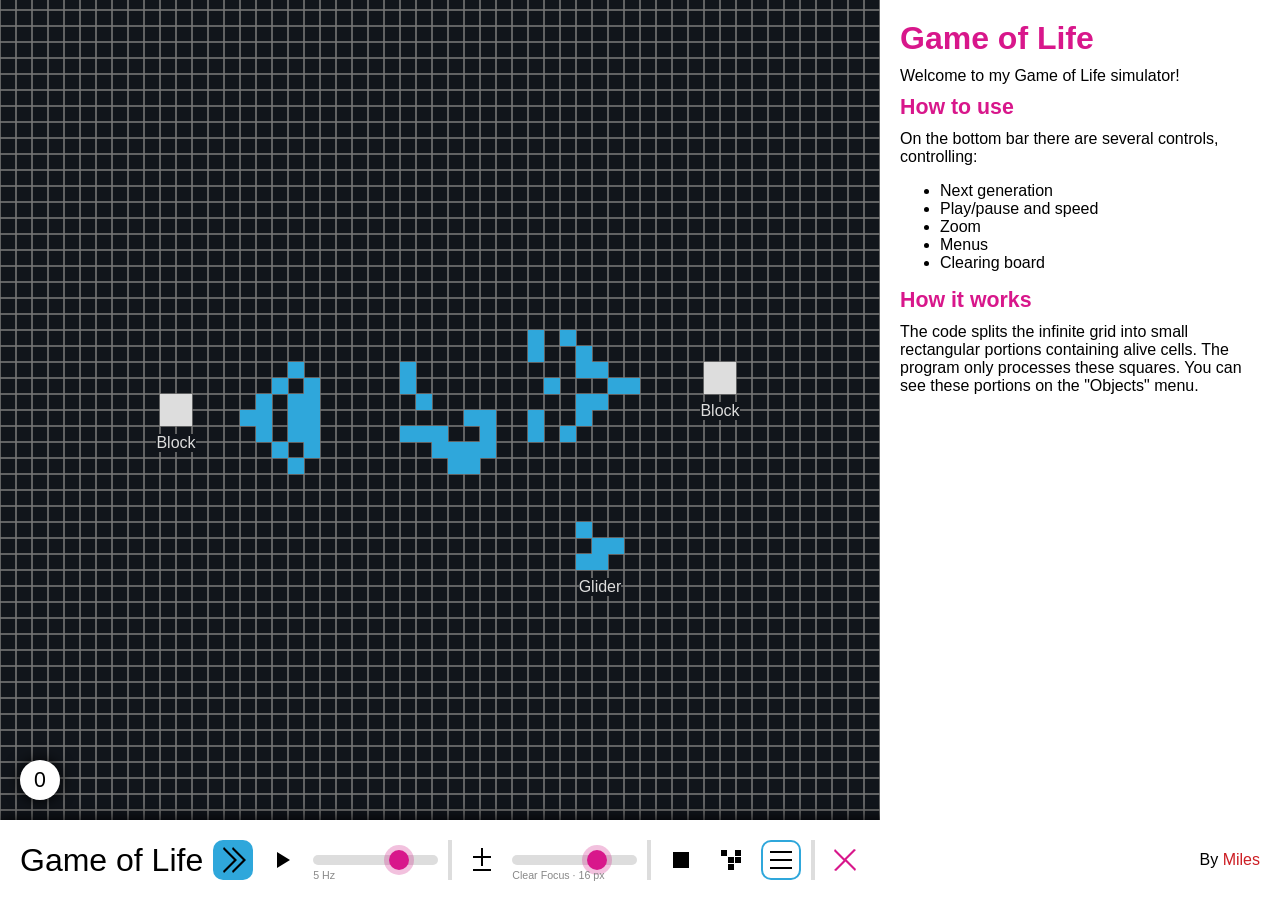
<file: projects/gol/index.html>
<!DOCTYPE html>
<html lang="en">
<head>
    <meta charset="UTF-8">
    <meta name="viewport" content="width=device-width, initial-scale=1.0, maximum-scale=1.0, user-scalable=no">
    <title>Game of Life</title>

	<style>
/* Footer styles */

div.footer {
    display: flex;
    flex-direction: row;
    position: sticky;
    width: 100%;
    bottom: 0;
    height: 80px;
    background-color: white;
    box-shadow: 0 0 16px #000000;
    z-index: 2;
    padding: 20px;
    font-family: 'Gill Sans', 'Gill Sans MT', Calibri, 'Trebuchet MS', sans-serif;
    justify-content: space-between;
}
div.footer h1,
div.footer h2,
div.footer div,
div.footer a,
div.footer p {
    margin: 0;
    color: black;
    text-decoration: none;
    font-weight: normal;
}
div.footer h1 {
    font-size: 32px;
}
div.footer h1,
div.footer p {
    display: flex;
    justify-content: center;
    align-items: center;
    height: 40px;
    text-decoration: none;
}
div.footer a {
    color: #cd1e24;
}
div.footer div { /* Added */
    display: flex;
    flex-direction: row;
    gap: 10px;
}
div.footer>div>:nth-child(2) { /* Added */
    background-color: var(--theme);
}

/* Blob styles */

button.blob {
    position: absolute;
    bottom: 100px;
    left: 20px;
    height: 40px;
    width: fit-content;
    min-width: 40px;
    z-index: 1;

    display: flex;
    justify-content: center;
    align-items: center;

    background-color: white;
    border-radius: 999px;
    box-shadow: 0 0 16px #000000;
    font-family: 'Gill Sans', 'Gill Sans MT', Calibri, 'Trebuchet MS', sans-serif;
    font-size: 16pt;
    cursor: pointer;
}

/* Sidebar styles */

div.sidebar {
    position: absolute;
    top: 0;
    right: -400px;
    transition: right 0.5s;
    width: 400px;
    height: calc(100% - 80px);
    background-color: white;
    z-index: 3;
    overflow-y: auto;

    font-family: 'Gill Sans', 'Gill Sans MT', Calibri, 'Trebuchet MS', sans-serif;
    padding: 20px;
}

div.sidebar-table {
    width: 100%;
    background-color: var(--theme-2-transparent);
    border-radius: 15px;
    margin: 10px 0 10px;
}

div.sidebar-item {
    position: relative;
    width: 100%;
    height: 30px;
    margin: 0 0 5px;
    border-radius: 15px;
    cursor: pointer;
    padding: 0 5px 0 30px;

    display: flex;
    align-items: center;
    justify-content: space-between;
}

div.sidebar-item.selected {
    background-color: var(--theme-2);
}

div.sidebar-item-active {
    position: absolute;
    top: 10px;
    left: 10px;
    border-radius: 100%;
    display: inline;
    width: 10px;
    height: 10px;
    background-color: black;
}

div.sidebar-item-stable {
    position: absolute;
    top: 10px;
    left: 10px;
    border-radius: 100%;
    display: inline;
    width: 10px;
    height: 10px;
    background-color: #888888;
}

button.sidebar-button {
    width: fit-content;
    height: 30px;
    font-family: 'Gill Sans', 'Gill Sans MT', Calibri, 'Trebuchet MS', sans-serif;
    background-color: white;
    box-shadow: none !important;
}

button.sidebar-button.red {
    background-color: var(--theme-2) !important;
}

button.sidebar-button.yellow {
    background-color: var(--theme-3) !important;
}

button.sidebar-button.blue {
    background-color: var(--theme) !important;
}

div.sidebar-nav {
    width: 100%;
    display: flex;
    flex-direction: row;
    justify-content: space-between;
    gap: 10px;
    margin: 0 0 10px;
}

div.sidebar-header {
    margin: 0 0 10px;
    position: sticky;
    top: 0;
    backdrop-filter: blur(2px);
    padding: 10px;
    border-radius: 15px;
    background-color: #ffffff88;
    box-shadow: 0 0 5px #444444;
    z-index: 999;
}

div.sidebar-nav>* {
    flex-grow: 1;
    background-color: #dddddd;
}
div.sidebar-nav>.on {
    flex-grow: 1;
    background-color: var(--theme);
}
div.sidebar-nav>:not(:first-child) {
    border-top-left-radius: 5px !important;
    border-bottom-left-radius: 5px;
}
div.sidebar-nav>:not(:last-child) {
    border-top-right-radius: 5px;
    border-bottom-right-radius: 5px;
}

/* Main styles */

* {
    box-sizing: border-box;
}

html {
    --theme: #2fa7db;
    --theme-2: #d8178b;
    --theme-2-transparent: #cf178544;
    --theme-3: #e4c515;
    --background: #11151b;
    --background-light: #2c3035;
}

html, body {
    margin: 0;
    background-color: var(--background-light);
    overflow: hidden;
}

h1, h2, h3, h4, h5, h6, p {
    margin: 0 0 10px;
}

h2 {
    font-size: 24pt;
    color: var(--theme-2) !important;
}

h3 {
    font-size: 16pt;
    color: var(--theme-2) !important;
}

p {
    font-size: 12pt;
}

/* Grid styles */

main {
    position: relative;
    width: 100%;
    height: calc(100vh - 80px);
    /*overflow: hidden;*/
    background-image: url(grid.svg);
    background-color: var(--background);
    background-size: 20px;
    background-position: top left;
    background-position-x: 0px; /* Script.js */
    background-position-y: 0px; /* Script.js */
    z-index: 0;

    touch-action: none; /* Prevent unusual touchscreen events */
}

main>div.square {
    position: absolute;
    background-color: var(--theme);
    aspect-ratio: 1;
    z-index: 1;
}
main>div.square.fade {
    background-color: #dddddd !important;
}
main>div.square.red {
    background-color: var(--theme-2) !important;
}
main>div.subgrid {
    position: absolute;
    z-index: 20;
    border: 2px solid white;
    cursor: pointer;
    overflow: hidden;
}
main>div.subgridhidden {
    position: absolute;
    z-index: 0;
    color: #dddddd;
    user-select: none;
    display: flex;
    align-items: flex-end;
    justify-content: center;
    transform: translate(0px, 10px);
    font-family: 'Gill Sans', 'Gill Sans MT', Calibri, 'Trebuchet MS', sans-serif;
    font-size: 10pt;
    overflow: hidden;
}

main>div.subgrid.selected {
    background-color: #ffffff44;
}

main>div.subgridhidden>p {
    margin: 0;
    background-color: var(--background);
    border-radius: 2px;
}

/* Button and menu styles */

button {
    border-radius: 10px;
    width: 40px;
    height: 40px;
    border: none;
    cursor: pointer;
    padding: 5px;
    background: none;
}

button img {
    width: 100%;
    height: 100%;
}

div.slider {
    width: 125px; /* Max x plus 20px */
    height: 100%;
    position: relative;
}

div.slider>input {
    position: absolute;
    top: 0;
    height: 100%;
    left: 0;
    width: 100%;
    margin: 0;
    
    opacity: 0;
    z-index: 999;
    cursor: pointer;
}

div.slider>div.slider-track {
    position: absolute;
    top: 15px;
    height: 10px;
    left: 0;
    width: 100%;
    
    background-color: #dddddd;
    border-radius: 999px;
}

div.slider>div.slider-knob {
    position: absolute;
    top: 10px;
    height: 20px;
    left: 0;
    width: 20px;

    transition: left 100ms;
    
    background-color: var(--theme-2);
    border-radius: 999px;
    box-shadow: 0 0 0 5px var(--theme-2-transparent);
}

div.slider>p {
    position: absolute;
    top: 30px;
    height: 10px;
    left: 0;
    
    color: #888888;
    font-family: 'Gill Sans', 'Gill Sans MT', Calibri, 'Trebuchet MS', sans-serif;
    font-size: 8pt;
}

div.button-divider {
    height: 100%;
    border: 2px solid #dddddd;
}

.on {
    box-shadow: inset 0 0 0px 2px var(--theme);
}
	</style>
</head>
<body>

    <!-- grid, blob, footer, sidebar -->
    <main>
        <!-- javascript -->
    </main>

    <button class="blob">
        E
        <!-- javascript -->
    </button>

    <div class="footer">
        <div>
            <h1>Game of Life</h1>
            <button id="button-next"><img src="icon-next.svg"></button>

            <div>
                <button id="button-play"><img src="icon-play.svg"></button>
                <div class="slider">
                    <input id="input-speed" type="range" min="0" max="40">
                    <div class="slider-track"></div>
                    <div id="input-speed-knob" class="slider-knob"></div>
                    <p id="input-speed-name"></p>
                </div>
            </div>

            <div class="button-divider"></div>

            <div>
                <button id="button-zoom"><img src="icon-zoom.svg"></button>
                <div class="slider">
                    <input id="input-zoom" type="range" min="0" max="7">
                    <div class="slider-track"></div>
                    <div id="input-zoom-knob" class="slider-knob"></div>
                    <p id="input-zoom-name"></p>
                </div>
            </div>

            <div class="button-divider"></div>

            <button id="button-single"><img src="icon-single.svg"></button>
            <button id="button-multiple"><img src="icon-multiple.svg"></button>
            <button id="button-info"><img src="icon-info.svg"></button>
            
            <div class="button-divider"></div>
            
            <button id="button-clear"><img src="icon-clear.svg"></button>
        </div>
        <p>By&nbsp;<a href="https://miles.knightpuzzle.com">Miles</a></p>
    </div>

    <div class="sidebar sidebar-objects">
        <h2>Objects</h2>
        <div class="sidebar-header">
            <button class="sidebar-button red" id="sidebar-objects-delete">Delete</button>
            <button class="sidebar-button blue" id="sidebar-objects-left">L</button>
            <button class="sidebar-button blue" id="sidebar-objects-up">U</button>
            <button class="sidebar-button blue" id="sidebar-objects-down">D</button>
            <button class="sidebar-button blue" id="sidebar-objects-right">R</button>
        </div>
        <p>Select an object below or on the grid to examine.</p>
        <div class="sidebar-table">
            <!-- javascript -->
        </div>
    </div>

    <div class="sidebar sidebar-info">
        <h2>Game of Life</h2>
        <p>Welcome to my Game of Life simulator!</p>
        <h3>How to use</h3>
        <p>On the bottom bar there are several controls, controlling:</p>
        <ul>
            <li>Next generation</li>
            <li>Play/pause and speed</li>
            <li>Zoom</li>
            <li>Menus</li>
            <li>Clearing board</li>
        </ul>
        <h3>How it works</h3>
        <p>The code splits the infinite grid into small rectangular portions containing alive cells. The program only processes these squares. You can see these portions on the "Objects" menu.</p>
    </div>

    <script>

// Improve: Make split better (otherwise ok)
let zoom; // Width of cells (px)
let posX = 15; // One unit is one cell
let posY = -13;

let generation = 0;
let play = false;
let playIntervalID;
let speedFrequency; // Number of generations per second

let globalMode = "C"; // Cell, object or info mode (C/O/I)
let objectMode = "L"; // List, info or add objects (L/I/A)
let selectedObject = -1; // ID of selected object (subgrid) on grid

let screenWidth = window.innerWidth;
let screenHeight = window.innerHeight - 80;

let nextId = 1;
let state = [{"id":242,"tl":[-46,11],"wh":[4,4],"sq":[[false,false,false,false],[false,true,true,false],[false,true,true,false],[false,false,false,false]],"blank":[[false,true,true,false],[false,true,true,false]],"active":false},{"id":290,"tl":[-12,9],"wh":[4,4],"sq":[[false,false,false,false],[false,true,true,false],[false,true,true,false],[false,false,false,false]],"blank":[[false,true,true,false],[false,true,true,false]],"active":false},{"id":377,"tl":[-20,19],"wh":[5,5],"sq":[[false,false,false,false,false],[false,true,false,false,false],[false,false,true,true,false],[false,true,true,false,false],[false,false,false,false,false]],"active":true,"blank":[[false,true,true,true,false],[false,true,true,true,false]]},{"id":410,"tl":[-41,9],"wh":[7,9],"sq":[[false,false,false,false,false,false,false],[false,false,false,false,true,false,false],[false,false,false,true,false,true,false],[false,false,true,false,true,true,false],[false,true,true,false,true,true,false],[false,false,true,false,true,true,false],[false,false,false,true,false,true,false],[false,false,false,false,true,false,false],[false,false,false,false,false,false,false]],"blank":[[false,true,true,true,true,true,false],[false,true,true,true,true,true,true,true,false]],"active":true},{"id":556,"tl":[-23,7],"wh":[9,9],"sq":[[false,false,false,false,false,false,false,false,false],[false,true,false,true,false,false,false,false,false],[false,true,false,false,true,false,false,false,false],[false,false,false,false,true,true,false,false,false],[false,false,true,false,false,false,true,true,false],[false,false,false,false,true,true,false,false,false],[false,true,false,false,true,false,false,false,false],[false,true,false,true,false,false,false,false,false],[false,false,false,false,false,false,false,false,false]],"blank":[[false,true,true,true,true,true,true,true,false],[false,true,true,true,true,true,true,true,false]],"active":true},{"id":585,"tl":[-31,9],"wh":[8,9],"sq":[[false,false,false,false,false,false,false,false],[false,true,false,false,false,false,false,false],[false,true,false,false,false,false,false,false],[false,false,true,false,false,false,false,false],[false,false,false,false,false,true,true,false],[false,true,true,true,false,false,true,false],[false,false,false,true,true,true,true,false],[false,false,false,false,true,true,false,false],[false,false,false,false,false,false,false,false]],"blank":[[false,true,true,true,true,true,true,false],[false,true,true,true,true,true,true,true,false]],"active":true}];

function transformations(sq, targetsq) {
    let list = [];
    const matrices = [
        [1, 0, 0, 1], // No transformation
        [0, -1, 1, 0], // 90 degrees
        [-1, 0, 0, -1], // 180 degrees / flip x and y
        [0, 1, -1, 0], // 270 degrees
        [1, 0, 0, -1], // Flip y
        [-1, 0, 0, 1], // Flip x
        [0, 1, 1, 0], // Flip diagonal \
        [0, -1, -1, 0], // Flip diagonal /
    ]
    let anytargetmeet = false;
    for (let matrix of matrices) {
        let targetmeet = true;
        let newSq = Array(sq.wh[1]).fill(Array(sq.wh[0]).fill(false));
        let middle = [sq.wh[0]/2-0.5, sq.wh[1]/2-0.5];
        let stop = false;
        for (let y=0; y<sq.wh[1]; y++) {
            for (let x=0; x<sq.wh[0]; x++) {
                let newX = (x - middle[0])*matrix[0] + (y - middle[1])*matrix[1] + middle[0];
                let newY = (x - middle[0])*matrix[2] + (y - middle[1])*matrix[3] + middle[1];
                if (parseInt(newX) != newX || newX >= sq.wh[0] || newX < 0) {
                    stop = true;
                    targetmeet = false;
                    break;
                } else if (parseInt(newY) != newY || newY >= sq.wh[1] || newY < 0) {
                    stop = true;
                    targetmeet = false;
                    break;
                }
                newSq[newY][newX] = sq.sq[y][x]; // Boolean assignment
                if (newSq[newY][newX] != targetsq[newY][newX]) {
                    targetmeet = false;
                }
            }
            if (stop) {break};
        }
        if (targetmeet) {
            anytargetmeet = true;
        }
        list.push(newSq);
    }
    return anytargetmeet;
}

function recognise(subgrid) {
    if ((subgrid.wh[0]==5 && subgrid.wh[1]==3) && transformations({
        wh: subgrid.wh,
        sq: [
            [false, false, false, false, false],
            [false, true, true, true, false],
            [false, false, false, false, false],
        ],
        direction: "se",
    }, subgrid.sq)) {
        return ["Blinker", true]
    } else if ((subgrid.wh[0]==3 && subgrid.wh[1]==5) && transformations({
        wh: subgrid.wh,
        sq: [
            [false, false, false],
            [false, true, false],
            [false, true, false],
            [false, true, false],
            [false, false, false],
        ],
        direction: "se",
    }, subgrid.sq)) {
        return ["Blinker", true]
    } else if (subgrid.wh[0]==3 && subgrid.wh[1]==3) {
        return ["Single Cell", false]
    } else if (subgrid.wh[0]==4 && subgrid.wh[1]==4 && subgrid.sq[1][1] && subgrid.sq[1][2] && subgrid.sq[2][1] && subgrid.sq[2][2]) {
        return ["Block", true]
    } else if (subgrid.wh[0]==5 && subgrid.wh[1]==5 && transformations({
        wh: subgrid.wh,
        sq: [
            [false, false, false, false, false],
            [false, false, true, false, false],
            [false, false, false, true, false],
            [false, true, true, true, false],
            [false, false, false, false, false],
        ],
        direction: "se",
    }, subgrid.sq)) {
        return ["Glider", true]
    } else if (subgrid.wh[0]==5 && subgrid.wh[1]==5 && transformations({
        wh: subgrid.wh,
        sq: [
            [false, false, false, false, false],
            [false, true, false, true, false],
            [false, false, true, true, false],
            [false, false, true, false, false],
            [false, false, false, false, false],
        ],
        direction: "se",
    }, subgrid.sq)) {
        return ["Glider", true]
    } else if (subgrid.wh[0]==5 && subgrid.wh[1]==5 && transformations({
        wh: subgrid.wh,
        sq: [
            [false, false, false, false, false],
            [false, false, true, true, false],
            [false, true, false, true, false],
            [false, false, true, false, false],
            [false, false, false, false, false],
        ],
        direction: "se",
    }, subgrid.sq)) {
        return ["Boat", true]
    } else if (subgrid.wh[0]==5 && subgrid.wh[1]==5 && transformations({
        wh: subgrid.wh,
        sq: [
            [false, false, false, false, false],
            [false, false, true, false, false],
            [false, true, false, true, false],
            [false, false, true, false, false],
            [false, false, false, false, false],
        ],
        direction: "se",
    }, subgrid.sq)) {
        return ["Tub", true]
    } else if (subgrid.wh[0]==5 && subgrid.wh[1]==5 && transformations({
        wh: subgrid.wh,
        sq: [
            [false, false, false, false, false],
            [false, false, true, true, false],
            [false, true, false, true, false],
            [false, true, true, false, false],
            [false, false, false, false, false],
        ],
        direction: "se",
    }, subgrid.sq)) {
        return ["Ship", true]
    } else if (subgrid.wh[0]==5 && subgrid.wh[1]==6 && transformations({
        wh: subgrid.wh,
        sq: [
            [false, false, false, false, false],
            [false, false, true, false, false],
            [false, true, false, true, false],
            [false, true, false, true, false],
            [false, false, true, false, false],
            [false, false, false, false, false],
        ],
        direction: "se",
    }, subgrid.sq)) {
        return ["Beehive", true]
    } else if (subgrid.wh[0]==6 && subgrid.wh[1]==5 && transformations({
        wh: subgrid.wh,
        sq: [
            [false, false, false, false, false, false],
            [false, false, true, true, false, false],
            [false, true, false, false, true, false],
            [false, false, true, true, false, false],
            [false, false, false, false, false, false],
        ],
        direction: "se",
    }, subgrid.sq)) {
        return ["Beehive", true]
    } else if (subgrid.wh[0]==6 && subgrid.wh[1]==6 && transformations({
        wh: subgrid.wh,
        sq: [
            [false, false, false, false, false, false],
            [false, false, true, true, false, false],
            [false, true, false, false, true, false],
            [false, false, true, false, true, false],
            [false, false, false, true, false, false],
            [false, false, false, false, false, false],
        ],
        direction: "se",
    }, subgrid.sq)) {
        return ["Loaf", true]
    } else if (subgrid.wh[0]==6 && subgrid.wh[1]==6 && transformations({
        wh: subgrid.wh,
        sq: [
            [false, false, false, false, false, false],
            [false, false, true, true, false, false],
            [false, true, false, false, true, false],
            [false, true, false, false, true, false],
            [false, false, true, true, false, false],
            [false, false, false, false, false, false],
        ],
        direction: "se",
    }, subgrid.sq)) {
        return ["Pond", true]
    }
    
    if (subgrid.active) {
        return ["Unknown Active", false]
    } else {
        return ["Unknown Stable", false]
    }
}

function showState() {
    let main = document.querySelector("main");
    let blob = document.querySelector(".blob");
    let objList = document.querySelector(".sidebar-table");
    if (state.length == 0) {
        // If board empty pause
        play = false;
        clearInterval(playIntervalID);
        document.getElementById("button-play").className = "";
    }
    blob.innerText = generation;
    main.innerHTML = "";
    objList.innerHTML = "";
    let i = 0;
    for (let subgrid of state) {
        // Add to list in sidebar
        let sidebarItem = document.createElement("div");
        sidebarItem.className = "sidebar-item";
        let name = "";
        if (zoom >= 10) {
            name = recognise(subgrid);
        }
        sidebarItem.innerText = name[0];
        if (subgrid.active) {
            sidebarItem.innerHTML += `<div class="sidebar-item-active"></div>`;
        } else {
            sidebarItem.innerHTML += `<div class="sidebar-item-stable"></div>`;
        }
        if (subgrid.id == selectedObject) {
            sidebarItem.className = "sidebar-item selected";
        }
        objList.appendChild(sidebarItem);
        sidebarItem.addEventListener("click", function () {
            objectSelect(subgrid.id);
        });

        // Show subgrid outline if on object mode
        // Show subgrid name if on any other mode
        let top = (subgrid.tl[1] + posY) * zoom + screenHeight/2;
        let left = (subgrid.tl[0] + posX) * zoom + screenWidth/2;
        let width = subgrid.wh[0] * zoom;
        let height = subgrid.wh[1] * zoom;

        let className = "subgrid";
        let newName = "";
        if (globalMode != "O") {
            className = "subgridhidden";
            newName = name[1] ? name[0] : "";
        } else if (subgrid.id == selectedObject) {
            className = "subgrid selected";
        }
        if (newName != "") {newName = `<p>${newName}</p>`};
        main.innerHTML += `<div class="${className}" style="top:${top}px; left:${left}px; width:${width}px; height:${height}px; border-width:${Math.max(1,parseInt(zoom/6))}px;">${newName}</div>`;

        let activeClass = subgrid.id == selectedObject ? "red" : subgrid.active ? "" : "fade"
        
        let relY = 0;
        for (let row of subgrid.sq) {
            let relX = 0;
            for (let cell of row) {
                if (cell) {
                    let top = (subgrid.tl[1] + relY + posY) * zoom + screenHeight/2;
                    let left = (subgrid.tl[0] + relX + posX) * zoom + screenWidth/2;
                    main.innerHTML += `<div class="square ${activeClass}" style="top:${top}px; left:${left}px; width:${zoom}px;"></div>`
                }
                relX++;
            }
            relY++;
        }
        i++;
    }
    main.style.backgroundPositionX = (posX*zoom + screenWidth/2)%zoom + 0.5*zoom +"px";
    main.style.backgroundPositionY = (posY*zoom + screenHeight/2)%zoom + 0.5*zoom +"px"; // HERE
    main.style.backgroundSize = zoom+"px";

    // If no objects on grid
    if (i == 0) {
        objList.innerHTML = `<div class="sidebar-item">The board is empty.</div>`;   
    }
}

function stateReshape() {
    let i = 0;
    for (let subgrid of state) {
        // Check that subgrid metadata exists
        if (subgrid.blank) {null /* Yes */} else {continue /* Skip */};
        i++;

        // Expand grid
        if (subgrid.blank[1][0]) {
            let newrow = Array(subgrid.wh[0]).fill(false);
            subgrid.sq.unshift(newrow);
            subgrid.blank[1].unshift(false);
            subgrid.wh[1]++;
            subgrid.tl[1]--;
        }
        if (subgrid.blank[0][0]) {
            for (let row of subgrid.sq) {
                row.unshift(false);
            }
            subgrid.blank[0].unshift(false);
            subgrid.wh[0]++;
            subgrid.tl[0]--;
        }
        if (subgrid.blank[1][subgrid.wh[1]-1]) {
            let newrow = Array(subgrid.wh[0]).fill(false);
            subgrid.sq.push(newrow);
            subgrid.blank[1].push(false);
            subgrid.wh[1]++;
        }
        if (subgrid.blank[0][subgrid.wh[0]-1]) {
            for (let row of subgrid.sq) {
                row.push(false);
            }
            subgrid.blank[0].push(false);
            subgrid.wh[0]++;
        }

        // Crop grid
        while (!subgrid.blank[1][1] && subgrid.wh[1] > 2) {
            // While second row blank
            // Delete top row
            subgrid.sq.shift();
            subgrid.blank[1].shift();
            subgrid.wh[1]--;
            subgrid.tl[1]++;
        }
        while (!subgrid.blank[0][1] && subgrid.wh[0] > 2) {
            // While second column blank
            // Delete leftmost column
            for (let row of subgrid.sq) {
                row.shift();
            }
            subgrid.blank[0].shift();
            subgrid.wh[0]--;
            subgrid.tl[0]++;
        }
        while (!subgrid.blank[1][subgrid.wh[1]-2] && subgrid.wh[1] > 2) {
            // While penultimate row blank
            // Delete bottom row
            subgrid.sq.pop();
            subgrid.blank[1].pop();
            subgrid.wh[1]--;
        }
        while (!subgrid.blank[0][subgrid.wh[0]-2] && subgrid.wh[0] > 2) {
            // Deleting rightmost column
            for (let row of subgrid.sq) {
                row.pop();
            }
            subgrid.blank[0].pop();
            subgrid.wh[0]--;
        }
    }
}

function stateMerge() {
    // Merges subgrids to make everything easier to compute
    // Must continue doing this unless subgrids overlap
    // This is one of the most complex parts of this program

    let merging = true; // Flag for another check needed
    while (merging) {
        // Check for overlapping subgrids
        merging = false;
        let positions = [];
        let i=0;
        for (let subgrid of state) {
            let j=0;
            for (let position of positions) {
                // Check y overlap AND x overlap
                if (
                    (subgrid.tl[1] < position[0][1]+position[1][1] &&
                        subgrid.tl[1]+subgrid.wh[1] > position[0][1]) &&
                    (subgrid.tl[0] < position[0][0]+position[1][0] &&
                        subgrid.tl[0]+subgrid.wh[0] > position[0][0])
                ) {
                    // Execute merging
                    merging = true;
                    console.log("MERGE");

                    // i = Index of first subgrid
                    let subgrid1 = subgrid; // First subgrid

                    // j = Index of second subgrid, less than index of first
                    let subgrid2 = state[j]; // Second subgrid
                    
                    // Define dimensions of new subgrid
                    let newSubgrid = {
                        id: nextId,
                        tl: [
                            // The topmost and leftmost point
                            Math.min(subgrid1.tl[0], subgrid2.tl[0]), 
                            Math.min(subgrid1.tl[1], subgrid2.tl[1])
                        ],
                        wh: [
                            // Maximum bottom right point minus the above to get dimensions
                            Math.max(subgrid1.tl[0]+subgrid1.wh[0], subgrid2.tl[0]+subgrid2.wh[0])
                            - Math.min(subgrid1.tl[0], subgrid2.tl[0]),
                            Math.max(subgrid1.tl[1]+subgrid1.wh[1], subgrid2.tl[1]+subgrid2.wh[1])
                            - Math.min(subgrid1.tl[1], subgrid2.tl[1]),
                        ],
                        sq: [],
                        blank: [],
                        active: true,
                    }
                    nextId++;
                    newSubgrid.blank = [
                        Array(newSubgrid.wh[0]).fill(false),
                        Array(newSubgrid.wh[1]).fill(false)
                    ]
                    
                    // Fill new subgrid with the correct squares
                    newSubgrid.sq = Array(newSubgrid.wh[1]);
                    for (let y=0; y<newSubgrid.wh[1]; y++) {
                        newSubgrid.sq[y] = Array(newSubgrid.wh[0]);
                        for (let x=0; x<newSubgrid.wh[0]; x++) {
                            // Find the current position relative to both initial subgrids 
                            let xAbsolute = x+newSubgrid.tl[0];
                            let yAbsolute = y+newSubgrid.tl[1];
                            let xRelativeTo1 = xAbsolute - subgrid1.tl[0];
                            let yRelativeTo1 = yAbsolute - subgrid1.tl[1];
                            let xRelativeTo2 = xAbsolute - subgrid2.tl[0];
                            let yRelativeTo2 = yAbsolute - subgrid2.tl[1];

                            // If alive squares in that position in either of the subgrids
                            newSubgrid.sq[y][x] = // Boolean assignment
                            (
                                yRelativeTo1 >= 1 && // Check position is ON the smaller subgrids
                                yRelativeTo1 < subgrid1.wh[1] - 1 &&
                                xRelativeTo1 >= 1 &&
                                xRelativeTo1 < subgrid1.wh[0] - 1 &&
                                subgrid1.sq[yRelativeTo1][xRelativeTo1]
                            ) || (
                                yRelativeTo2 >= 1 && // Check position is ON the smaller subgrids
                                yRelativeTo2 < subgrid2.wh[1] - 1 &&
                                xRelativeTo2 >= 1 &&
                                xRelativeTo2 < subgrid2.wh[0] - 1 &&
                                subgrid2.sq[yRelativeTo2][xRelativeTo2]
                            )

                            // If cell has become alive
                            if (newSubgrid.sq[y][x]) {
                                // Store in blank metadata
                                newSubgrid.blank[0][x] = true;
                                newSubgrid.blank[1][y] = true;
                            }
                        }
                    }

                    // Delete initial subgrids and add the new one to "state"
                    state.splice(i, 1);
                    state.splice(j, 1);
                    state.push(newSubgrid);
                }
                j++;
                if (merging) {break};
            }

            // Add current subgrid to list of subgrid positions
            positions.push([subgrid.tl, subgrid.wh])
            i++;
            if (merging) {break}
        }
    }
}

function stateDeleteTrivial() {
    let i=0;
    let deletions = []
    for (let subgrid of state) {
        if (subgrid.wh[0] <= 2 || subgrid.wh[1] <= 2) {
            deletions.push(i);
        }
        i++;
    }
    for (let i=deletions.length-1;i>=0;i--) {
        // Loop from the back of the list to avoid offsetting other subgrids
        state.splice(deletions[i], 1);
    }
}

function stateSplit() {
    let splitting = true; // Flag for another split needed
    while (splitting) {
        splitting = false;

        let i = 0;
        // Vertical split line
        for (let subgrid of state) {
            // If no blank rows/cols metadata, don't bother
            if (subgrid.blank) {null /* Yes */} else {continue /* Skip */};
            
            let countGap = 0;
            let columnNum = 0;
            for (let column of subgrid.blank[0]) {
                // Count number of blank columns in a row
                if (!column) { // If blank
                    countGap++;
                } else {
                    countGap = 0;
                }

                // If 2 or more then split
                if (countGap >= 2) {
                    // Execute splitting
                    splitting = true;
                    console.log("SPLIT");

                    // Gap position calculations
                    let splitIndex = columnNum - countGap + 1;

                    // Create new subgrids
                    let leftSubgrid = {
                        id: nextId,
                        tl: subgrid.tl,
                        wh: [
                            splitIndex+1, // Width + 1 (margin of blank cells)
                            subgrid.wh[1] // Height
                        ],
                        sq: [],
                        active: true,
                    };
                    nextId++;
                    let rightSubgrid = {
                        id: nextId,
                        tl: [
                            subgrid.tl[0] + splitIndex + countGap - 1, // X position
                            subgrid.tl[1] // Y position
                        ],
                        wh: [
                            subgrid.wh[0] - splitIndex - countGap + 1, // Width
                            subgrid.wh[1] // Height
                        ],
                        sq: [],
                        active: true,
                    };
                    nextId++;
                    leftSubgrid.blank = [
                        Array(leftSubgrid.wh[0]).fill(false),
                        Array(leftSubgrid.wh[1]).fill(false)
                    ]
                    rightSubgrid.blank = [
                        Array(rightSubgrid.wh[0]).fill(false),
                        Array(rightSubgrid.wh[1]).fill(false)
                    ]

                    // Copy over cell states to subgrids
                    leftSubgrid.sq = Array(leftSubgrid.wh[1]);
                    for (let y=0; y<leftSubgrid.wh[1]; y++) {
                        leftSubgrid.sq[y] = Array(leftSubgrid.wh[0]);
                        for (let x=0; x<leftSubgrid.wh[0]; x++) {
                            // Find the current position relative to initial subgrid 
                            let xAbsolute = x+leftSubgrid.tl[0];
                            let yAbsolute = y+leftSubgrid.tl[1];
                            let xRelativeToInitial = xAbsolute - subgrid.tl[0];
                            let yRelativeToInitial = yAbsolute - subgrid.tl[1];

                            // Copy over cell states to new subgrids
                            leftSubgrid.sq[y][x] = subgrid.sq[yRelativeToInitial][xRelativeToInitial];

                            // If cell is now alive
                            if (leftSubgrid.sq[y][x]) {
                                // Store in blank metadata
                                leftSubgrid.blank[0][x] = true;
                                leftSubgrid.blank[1][y] = true;
                            }
                        }
                    }
                    rightSubgrid.sq = Array(rightSubgrid.wh[1]);
                    for (let y=0; y<rightSubgrid.wh[1]; y++) {
                        rightSubgrid.sq[y] = Array(rightSubgrid.wh[0]);
                        for (let x=0; x<rightSubgrid.wh[0]; x++) {
                            // Find the current position relative to initial subgrid 
                            let xAbsolute = x+rightSubgrid.tl[0];
                            let yAbsolute = y+rightSubgrid.tl[1];
                            let xRelativeToInitial = xAbsolute - subgrid.tl[0];
                            let yRelativeToInitial = yAbsolute - subgrid.tl[1];

                            // Copy over cell states to new subgrids
                            rightSubgrid.sq[y][x] = subgrid.sq[yRelativeToInitial][xRelativeToInitial];

                            // If cell is now alive
                            if (rightSubgrid.sq[y][x]) {
                                // Store in blank metadata
                                rightSubgrid.blank[0][x] = true;
                                rightSubgrid.blank[1][y] = true;
                            }
                        }
                    }

                    // Put new subgrids into state
                    
                    state.splice(i, 1); // Delete initial
                    state.push(leftSubgrid); // Add new
                    state.push(rightSubgrid); // Add new
                }
                if (splitting) {break}; // Skip column loops after splitting
                columnNum++;
            }
            if (splitting) {break}; // Skip subgrid loops after splitting

            i++;
        }

        // Horizontal split line
        i = 0;
        for (let subgrid of state) {
            // If no blank rows/cols metadata, don't bother
            if (subgrid.blank) {null /* Yes */} else {continue /* Skip */};
            
            let countGap = 0;
            let rowNum = 0;
            for (let row of subgrid.blank[1]) {
                // Count number of blank rows in a column
                if (!row) { // If blank
                    countGap++;
                } else {
                    countGap = 0;
                }

                // If 2 or more then split
                if (countGap >= 2) {
                    // Execute splitting
                    splitting = true;
                    console.log("SPLIT");

                    // Gap position calculations
                    let splitIndex = rowNum - countGap + 1;

                    // Create new subgrids
                    let topSubgrid = {
                        id: nextId,
                        tl: subgrid.tl,
                        wh: [
                            subgrid.wh[0], // Width
                            splitIndex+1, // Height + 1 (margin of blank cells)
                        ],
                        sq: [],
                        blank: [],
                        active: true,
                    };
                    nextId++;
                    let bottomSubgrid = {
                        id: nextId,
                        tl: [
                            subgrid.tl[0], // X position
                            subgrid.tl[1] + splitIndex + countGap - 1 // Y position
                        ],
                        wh: [
                            subgrid.wh[0], // Width
                            subgrid.wh[1] - splitIndex - countGap + 1 // Height
                        ],
                        sq: [],
                        blank: [],
                        active: true,
                    };
                    nextId++;
                    topSubgrid.blank = [
                        Array(topSubgrid.wh[0]).fill(false),
                        Array(topSubgrid.wh[1]).fill(false)
                    ]
                    bottomSubgrid.blank = [
                        Array(bottomSubgrid.wh[0]).fill(false),
                        Array(bottomSubgrid.wh[1]).fill(false)
                    ]

                    // Copy over cell states to both new subgrids
                    topSubgrid.sq = Array(topSubgrid.wh[1]);
                    for (let y=0; y<topSubgrid.wh[1]; y++) {
                        topSubgrid.sq[y] = Array(topSubgrid.wh[0]);
                        for (let x=0; x<topSubgrid.wh[0]; x++) {
                            // Find the current position relative to initial subgrid 
                            let xAbsolute = x+topSubgrid.tl[0];
                            let yAbsolute = y+topSubgrid.tl[1];
                            let xRelativeToInitial = xAbsolute - subgrid.tl[0];
                            let yRelativeToInitial = yAbsolute - subgrid.tl[1];

                            // Copy over cell states to new subgrids
                            topSubgrid.sq[y][x] = subgrid.sq[yRelativeToInitial][xRelativeToInitial];

                            // If cell is now alive
                            if (topSubgrid.sq[y][x]) {
                                // Store in blank metadata
                                topSubgrid.blank[0][x] = true;
                                topSubgrid.blank[1][y] = true;
                            }
                        }
                    }
                    bottomSubgrid.sq = Array(bottomSubgrid.wh[1]);
                    for (let y=0; y<bottomSubgrid.wh[1]; y++) {
                        bottomSubgrid.sq[y] = Array(bottomSubgrid.wh[0]);
                        for (let x=0; x<bottomSubgrid.wh[0]; x++) {
                            // Find the current position relative to initial subgrid 
                            let xAbsolute = x+bottomSubgrid.tl[0];
                            let yAbsolute = y+bottomSubgrid.tl[1];
                            let xRelativeToInitial = xAbsolute - subgrid.tl[0];
                            let yRelativeToInitial = yAbsolute - subgrid.tl[1];

                            // Copy over cell states to new subgrids
                            bottomSubgrid.sq[y][x] = subgrid.sq[yRelativeToInitial][xRelativeToInitial];

                            // If cell is now alive
                            if (bottomSubgrid.sq[y][x]) {
                                // Store in blank metadata
                                bottomSubgrid.blank[0][x] = true;
                                bottomSubgrid.blank[1][y] = true;
                            }
                        }
                    }

                    // Put new subgrids into state
                    
                    state.splice(i, 1); // Delete initial
                    state.push(topSubgrid); // Add new
                    state.push(bottomSubgrid); // Add new
                }
                if (splitting) {break}; // Skip column loops after splitting
                rowNum++;
            }
            if (splitting) {break}; // Skip subgrid loops after splitting

            i++;
        }
        // Check for splits again until no are required
    }
}

// HIGHER LEVEL FUNCTIONS BELOW
// (button and click functions; Life rules)

function stateNext() {
    // Increment generation count
    generation++;

    const NEIGHBOURS = [ // Vectors
        [0, 1],
        [1, 1],
        [1, 0],
        [1, -1],
        [0, -1],
        [-1, -1],
        [-1, 0],
        [-1, 1],
    ]

    // Next state for all subgrids
    for (let subgrid of state) {
        // If stable thing, leave alone
        if (!subgrid.active) {continue};

        // Subgrid metadata for empty rows/columns
        subgrid.blank = [
            Array(subgrid.wh[0]).fill(false),
            Array(subgrid.wh[1]).fill(false)
        ]

        // Create new generation grid
        let newgrid = structuredClone(subgrid);

        // Flag for active or stable state
        let active = false;

        // Individual cell changes
        for (let y=0; y<subgrid.wh[1]; y++) {
            for (let x=0; x<subgrid.wh[0]; x++) {
                // Each cell:

                // Count neighbours
                let count = 0;
                for (let neighbour of NEIGHBOURS) {
                    let neighbourX = neighbour[0]+x;
                    let neighbourY = neighbour[1]+y;
                    
                    // Check neighbour is on the subgrid
                    if (neighbourX >= 0 && 
                    neighbourX < subgrid.wh[0] &&
                    neighbourY >= 0 &&
                    neighbourY < subgrid.wh[1]) {
                        // Check neighbour is alive
                        if (subgrid.sq[neighbourY][neighbourX]) {
                            count++;
                        }
                    }
                }

                // Apply Game of Life rules
                if (count <= 1) {
                    // Cell with 0 or 1 neighbours dies
                    newgrid.sq[y][x] = false;
                } else if (count == 2) {
                    // Cell with 2 neighbours stays the same
                    
                    if (newgrid.sq[y][x]) {
                        // If alive, cell means row/column not blank:
                        newgrid.blank[0][x] = true;
                        newgrid.blank[1][y] = true;
                    }
                } else if (count == 3) {
                    // Cell with 3 neighbours is born
                    newgrid.sq[y][x] = true;

                    // Alive cell means row/column not blank:
                    newgrid.blank[0][x] = true;
                    newgrid.blank[1][y] = true;
                } else {
                    // Cell with 4+ neighbours dies
                    newgrid.sq[y][x] = false;
                }
                if (newgrid.sq[y][x] != subgrid.sq[y][x]) {
                    active = true;
                }
            }
        }

        // Apply individual cell changes to new generation grid
        subgrid.sq = newgrid.sq;
        subgrid.blank = newgrid.blank;
        subgrid.active = active;
        
        // Used to have reshape code inside loop
        // Sadly, not any more
    }

    // Tidy up
    stateReshape();
    stateDeleteTrivial();
    stateMerge();
    stateSplit();
    stateReshape();
    stateDeleteTrivial();

    // Update
    showState();
}

function stateSquareClick(x, y) {
    // Separate code to execute in object mode when selecting object
    if (globalMode == "O") {
        let onSubgrid = false;
        for (let subgrid of state) {
            // Check if click lands on subgrid
            if (x >= subgrid.tl[0] && y >= subgrid.tl[1] && x < subgrid.tl[0]+subgrid.wh[0] && y < subgrid.tl[1]+subgrid.wh[1]) {
                // Select the object in the sidebar
                objectSelect(subgrid.id);
                onSubgrid = true;
            }
        }
        if (!onSubgrid) {
            objectSelect(-1);
        }
        return;
    }

    let onSubgrid = false;
    // If on a subgrid already
    for (let subgrid of state) {
        if (x >= subgrid.tl[0]+1 && y >= subgrid.tl[1]+1 && x < subgrid.tl[0]+subgrid.wh[0]-1 && y < subgrid.tl[1]+subgrid.wh[1]-1) {
            subgrid.active = true;
            
            let relativeX = x - subgrid.tl[0];
            let relativeY = y - subgrid.tl[1];
            
            // Toggle square
            subgrid.sq[relativeY][relativeX] = !subgrid.sq[relativeY][relativeX];

            // See if blank metadata needs changing
            // If square was toggled off
            if (!subgrid.sq[relativeY][relativeX]) {
                // Check the row for all dead cells
                let alive = false;
                for (let checkX=0; checkX<subgrid.wh[0]; checkX++) {
                    if (subgrid.sq[relativeY][checkX]) {
                        alive = true;
                        break
                    }
                }
                if (!alive) {
                    subgrid.blank[1][relativeY] = false;
                }

                // Check the column for all dead cells
                alive = false;
                for (let checkY=0; checkY<subgrid.wh[1]; checkY++) {
                    if (subgrid.sq[checkY][relativeX]) {
                        alive = true;
                        break
                    }
                }
                if (!alive) {
                    subgrid.blank[0][relativeX] = false;
                }
            }

            // Stop function, don't execute the 'not on subgrid' code
            onSubgrid = true;
            break;
        }
    }

    // If not on subgrid, create new and merge if needed
    if (!onSubgrid) {
        state.push({
            id: nextId,
            wh: [3, 3],
            tl: [x-1, y-1],
            sq: [
                [false, false, false],
                [false, true, false],
                [false, false, false],
            ],
            blank: [
                [false, true, false],
                [false, true, false]
            ],
            active: true,
        });
        nextId++;
    }

    // Tidy up
    stateReshape();
    stateDeleteTrivial();
    stateMerge();
    stateSplit();
    stateReshape();
    stateDeleteTrivial();

    // Update
    showState();
}

function stateClear() {
    state = [];

    // Update
    showState();
}

function objectSelect(id) {
    console.log("SELECT "+id);
    selectedObject = id;
    showState();
}

function updateMode(mode) {
    let sidebarObjects = document.querySelector(".sidebar-objects");
    let sidebarInfo = document.querySelector(".sidebar-info");
    let buttonSingle = document.getElementById("button-single");
    let buttonMultiple = document.getElementById("button-multiple");
    let buttonMenu = document.getElementById("button-info");
    globalMode = mode;
    if (mode == "C") {
        // Cell-level editing
        sidebarObjects.style.right = "-400px";
        sidebarInfo.style.right = "-400px";
        buttonSingle.className = "on";
        buttonMultiple.className = "off";
        buttonMenu.className = "off";
        screenWidth = window.innerWidth;
    } else if (mode == "O") {
        // Object-level editing
        sidebarObjects.style.right = "0px";
        sidebarInfo.style.right = "-400px";
        buttonSingle.className = "off";
        buttonMultiple.className = "on";
        buttonMenu.className = "off";
        //screenWidth = window.innerWidth - 400;
    } else if (mode == "I") {
        sidebarObjects.style.right = "-400px";
        sidebarInfo.style.right = "0px";
        buttonSingle.className = "off";
        buttonMultiple.className = "off";
        buttonMenu.className = "on";
        //screenWidth = window.innerWidth - 400;
    }
    showState();
}

function updateZoom() {
    let input = document.getElementById("input-zoom");

    // Update slider knob position
    let knob = document.getElementById("input-zoom-knob");
    knob.style.left = (15*input.value)+"px";

    const zooms = [4, 6, 9, 10, 12, 16, 20, 30];
    const zoomnames = ["Pixel View", "Large Scale Map", "Big Picture", "Expansion", "Normal Enough", "Clear Focus", "Interaction Detail", "Nitty Gritty"];

    // Update zoom name
    let name = document.getElementById("input-zoom-name");
    name.innerHTML = zoomnames[input.value] + " &middot; " + zooms[input.value] + " px";

    // Update actual zoom
    zoom = zooms[input.value];
    showState();
}

function updateSpeed() {
    let input = document.getElementById("input-speed");

    // Update slider knob position
    let knob = document.getElementById("input-speed-knob");
    knob.style.left = (105/40*input.value)+"px";

    // Update actual speed
    speedFrequency = parseInt((

        input.value < 25
        ? (0.5 + (0.1*input.value))
        : (3.0 + (0.5*(input.value - 25)))

    )* 10 ) / 10; // Round to 1dp.

    // Update speed label
    let name = document.getElementById("input-speed-name");
    name.innerHTML = speedFrequency >= 1
        ? speedFrequency + " Hz"
        : parseInt(1/speedFrequency * 10) / 10 + " s";
    
    // Refresh setInterval while playing
    if (play) {
        clearInterval(playIntervalID);
        playIntervalID = setInterval(stateNext, parseInt(1000/speedFrequency));
    }
}

// Event listeners

// Drag or click on grid
let mouseDown = false;
let initialX;
let initialY;
let initialT;
let currentX = 0;
let currentY = 0;
let currentT = 0;

function moveMouse(e) {
    e = e || window.event;
    currentX = e.clientX;
    currentY = e.clientY;
    document.querySelector("main").style.transform = `translate(${currentX - initialX}px, ${currentY - initialY}px)`
}

function upMouse(e) {
    e = e || window.event;
    document.onpointermove = null; // Reset movement
    document.onpointerup = null; // Reset movement
    
    // If click was long enough or far enough to be drag
    currentT = new Date().getTime();
    if (currentT - initialT > 200) {
        // Drag - actually update posX and posY and get rid of transform
        posX += (currentX - initialX)/zoom;
        posY += (currentY - initialY)/zoom;
        showState();
    } else {
        // Click
        let gridX = Math.floor((e.clientX - screenWidth/2)/zoom - posX);
        let gridY = Math.floor((e.clientY - screenHeight/2)/zoom - posY);
        stateSquareClick(gridX, gridY);
    }
    document.querySelector("main").style.transform = "none";
}

document.querySelector("main").addEventListener("pointerdown", function() {
    let e = window.event;
    initialX = e.clientX;
    initialY = e.clientY;
    document.onpointermove = moveMouse;
    document.onpointerup = upMouse;
    initialT = new Date().getTime();
});

// Buttons
document.getElementById("button-next").addEventListener("click", stateNext);
document.getElementById("button-clear").addEventListener("click", stateClear);

document.querySelector(".blob").addEventListener("click", function() {
    generation = 0;
    this.innerText = "0";
});

document.getElementById("button-play").addEventListener("click", function() {
    if (play) {
        clearInterval(playIntervalID);
        play = false;
        this.className = "";
    } else {
        playIntervalID = setInterval(stateNext, parseInt(1000/speedFrequency));
        play = true;
        this.className = "on";
    }
});

document.getElementById("button-single").addEventListener("click", function() {
    updateMode("C") // Cells
});

document.getElementById("button-multiple").addEventListener("click", function() {
    updateMode("O"); // Objects
});

document.getElementById("button-info").addEventListener("click", function() {
    updateMode("I"); // Objects
});

// Object mode sidebar buttons

document.getElementById("sidebar-objects-delete").addEventListener("click", function() {
    let i = 0;
    for (let subgrid of state) {
        if (subgrid.id == selectedObject) {
            // Delete selected subgrid
            state.splice(i, 1);
        }
        i++;
    };

    showState();
});

document.getElementById("sidebar-objects-left").addEventListener("click", function() {
    let i = 0;
    for (let subgrid of state) {
        if (subgrid.id == selectedObject) {
            // Delete selected subgrid
            subgrid.tl[0]--;
        }
        i++;
    };
    showState();
});
document.getElementById("sidebar-objects-right").addEventListener("click", function() {
    let i = 0;
    for (let subgrid of state) {
        if (subgrid.id == selectedObject) {
            // Delete selected subgrid
            subgrid.tl[0]++;
        }
        i++;
    };
    showState();
});
document.getElementById("sidebar-objects-up").addEventListener("click", function() {
    let i = 0;
    for (let subgrid of state) {
        if (subgrid.id == selectedObject) {
            // Delete selected subgrid
            subgrid.tl[1]--;
        }
        i++;
    };
    showState();
});
document.getElementById("sidebar-objects-down").addEventListener("click", function() {
    let i = 0;
    for (let subgrid of state) {
        if (subgrid.id == selectedObject) {
            // Delete selected subgrid
            subgrid.tl[1]++;
        }
        i++;
    };
    showState();
});

// Final updates

// Update zoom
document.getElementById("input-zoom").addEventListener("input", updateZoom);
document.getElementById("input-zoom").value = 5;
updateZoom();

// Update speed
document.getElementById("input-speed").addEventListener("input", updateSpeed);
document.getElementById("input-speed").value = 29;
updateSpeed();

// Update mode
updateMode("I");

// Update grid
showState();
    </script>
</body>
</html>
</file>
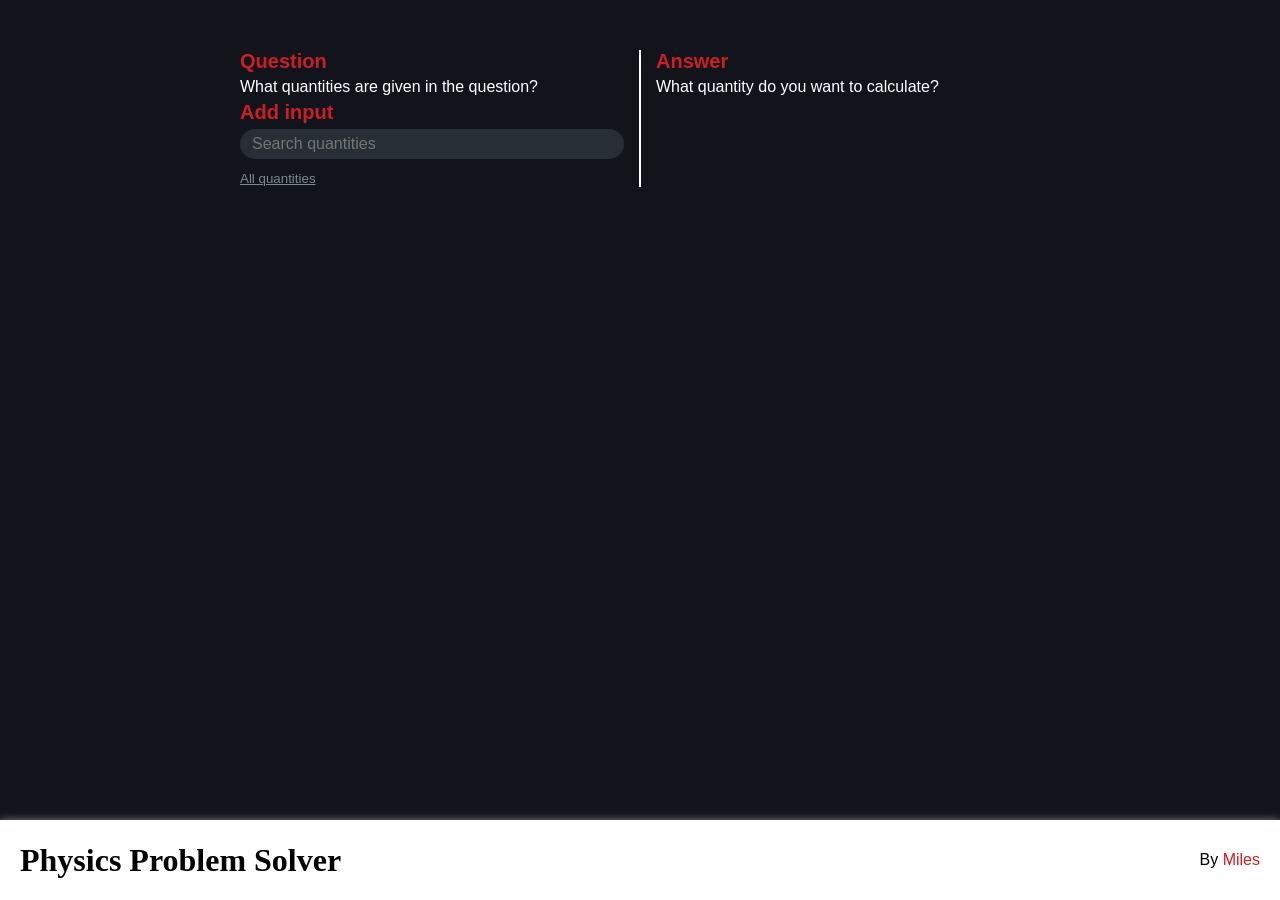
<file: projects/peq/index.html>
<!DOCTYPE html>
<html lang="en">
<head>
    <meta charset="UTF-8">
    <meta name="viewport" content="width=device-width, initial-scale=1.0">
    <link rel="stylesheet" type="text/css" href="style.css">
    <title>Physics Problem Solver</title>
</head>
<body>
    <main>
        <div class="mainbox">
            <div class="inputbox">
                <h2>Question</h2>
                <p>What quantities are given in the question?</p>
                <div id="table-inputs"></div>

                <h2>Add input</h2>
                <div class="searcharea">
                    <input id="input-search" class="search" placeholder="Search quantities">
                    <div id="button-search-clear" class="tr-close" tabindex="0">X</div>
                </div>
                <div id="table-search"></div>
                <button id="button-inputs-all">All quantities</button>
            </div>
            <div class="divider"></div>
            <div class="answerbox">
                <h2>Answer</h2>
                <p>What quantity do you want to calculate?</p>
                <div id="table-answer"></div>

                <!--<h2>Calculation</h2>-->

                <!--<label><input id="simpleview" type="checkbox">Simple View</label>-->
            </div>
        </div>
    </main>

    <script src="script.js"></script>

    <div class="footer">
        <h1>Physics Problem Solver</h1>
        <p>By&nbsp;<a href="https://miles.knightpuzzle.com">Miles</a></p>
    </div>
</body>
</html>
</file>
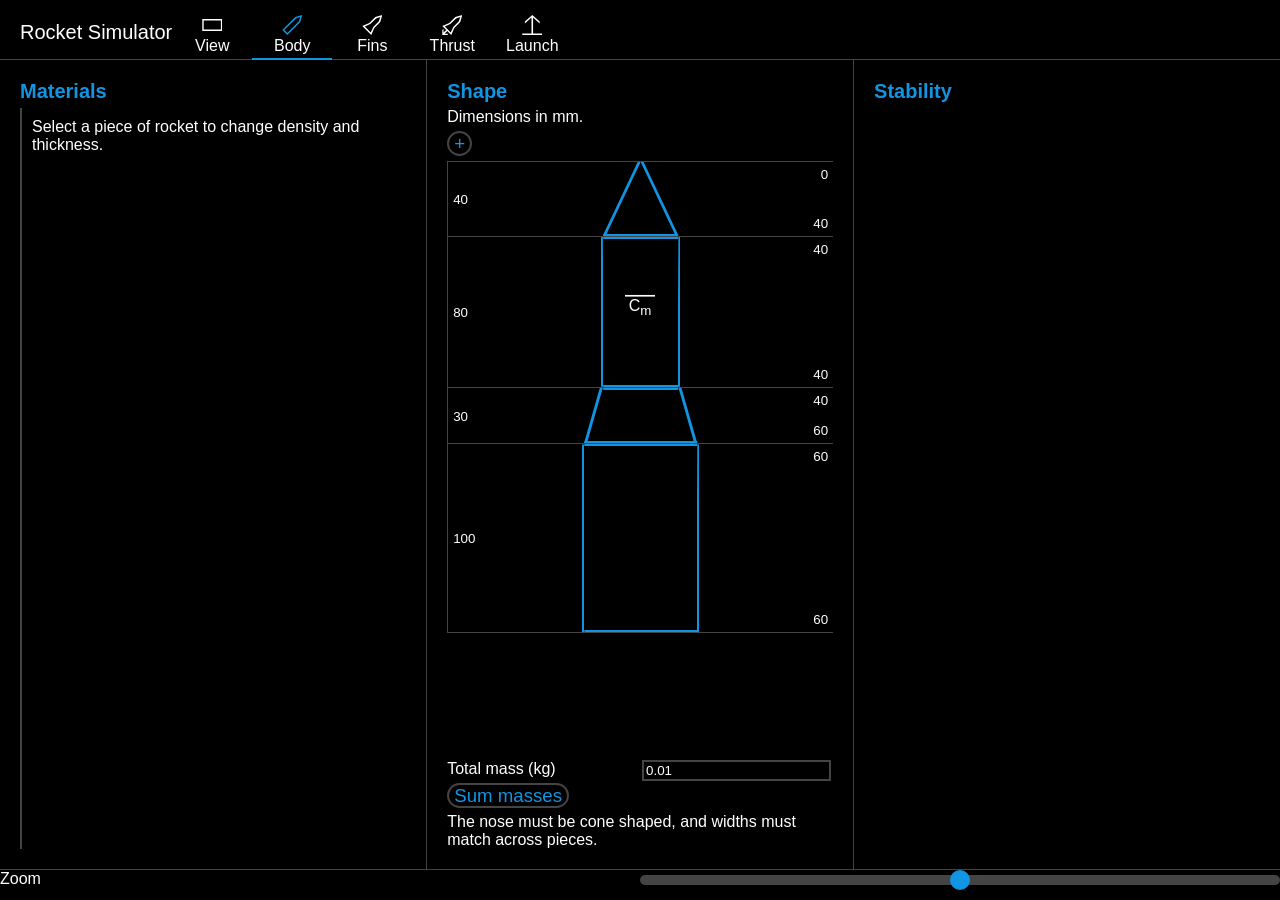
<file: projects/rkt/index.html>
<!-- New changes -->
<!DOCTYPE html>
<html lang="en">
<head>
  <meta charset="UTF-8">
  <meta name="viewport" content="width=device-width, initial-scale=1.0">
  <title>Rocket Simulator</title>
  <link rel="stylesheet" href="style.css" type="text/css">
</head>
<body>
  <header>
    <h1>Rocket Simulator</h1>
    <div id="view">
      <div class="img-view"></div>
      View
      <input type="radio" name="menu" id="r-view">
    </div>
    <div id="body">
      <div class="img-body"></div>
      Body
      <input type="radio" name="menu" id="r-body" checked>
    </div>
    <div id="fins">
      <div class="img-fins"></div>
      Fins
      <input type="radio" name="menu" id="r-fins">
    </div>
    <div id="thrust">
      <div class="img-thrust"></div>
      Thrust
      <input type="radio" name="menu" id="r-thrust">
    </div>
    <div id="launch">
      <div class="img-go"></div>
      Launch
      <input type="radio" name="menu" id="r-launch">
    </div>
  </header>
  <main>
    <section id="p-view">
      <div class="panel">
        <h2>3D View</h2>
      </div>
    </section>
    <section id="p-body">
      <div class="panel">
        <h2>Materials</h2>
        <div class="invisible" id="material-editor">
          <p>Select a piece of rocket to change density and thickness.</p>
        </div>
      </div>
      <div class="panel">
        <h2>Shape</h2>
        <p>Dimensions in mm.</p>
        <button id="button-body-shape-add">+</button>
        <div class="rocket rocket-long" id="rocket1">
          <!-- Javascript -->
        </div>
        <div class="input input-number">
          <p>Total mass (kg)</p>
          <div>
            <input id="input-body-shape-mass">
          </div>
        </div>
        <button id="button-body-shape-mass">Sum masses</button>
        <p>The nose must be cone shaped, and widths must match across pieces.</p>
      </div>
      <div class="panel">
        <h2>Stability</h2>
      </div>
    </section>
    <section id="p-fins">
      <div class="panel">
        <h2>Material</h2>
      </div>
      <div class="panel">
        <h2>Shape</h2>
        <div class="input input-range">
          <p>Width <strong id="output-fins-shape-width"></strong>mm</p>
          <div>
            <div id="input-fins-shape-width-slider"></div>
            <input id="input-fins-shape-width" type="range" min="0" max="100">
            <div></div>
          </div>
        </div>
        <div class="input input-range">
          <p>Fin Shape</p>
          <div>
            <div id="input-fins-shape-shape-slider"></div>
            <input id="input-fins-shape-shape" type="range" min="0" max="100">
            <div></div>
          </div>
        </div>
        <div class="rocket rocket-long fins">
          <!-- Javascript -->
        </div>
      </div>
      <div class="panel">
        <h2>Angle</h2>
        <div class="input input-range">
          <p>Fins</p>
          <div>
            <div id="input-fins-angle-fins-slider"></div>
            <input id="input-fins-angle-fins" type="range" min="0" max="6">
            <div></div>
          </div>
        </div>
        <div class="input input-range">
          <p>Thickness <strong id="output-fins-angle-thickness"></strong>mm</p>
          <div>
            <div id="input-fins-angle-thickness-slider"></div>
            <input id="input-fins-angle-thickness" type="range" min="0" max="100">
            <div></div>
          </div>
        </div>
        <div class="rocket rocket-cross">
          <!-- Javascript -->
        </div>
      </div>
    </section>
    <section id="p-thrust">
      <div class="panel">
        <h2>Forces</h2>
        <div class="input input-number">
          <p>Initial force (N)</p>
          <div>
            <input id="input-thrust-forces-force">
          </div>
        </div>
        <div class="input input-number">
          <p>Duration of force (s)</p>
          <div>
            <input id="input-thrust-forces-duration">
          </div>
        </div>
        <div class="input input-number">
          <p>Angle from horizontal (deg)</p>
          <div>
            <input id="input-thrust-forces-angle">
          </div>
        </div>
        <p>Initial velocity: <strong id="output-thrust-forces-start">?</strong>m/s</p>
        <p>Not implemented yet. Launch force and engine thrust.</p>
      </div>
      <div class="panel">
        <h2>Stages</h2>
        <p>Not implemented yet.</p>
        <button id="delete-cache">Delete Cache</button>
      </div>
    </section>
    <section id="p-launch">
      <div class="panel">
        <h2>Graph</h2>
        <p>Choose x axis.</p>
        <p>Choose y axis.</p>
        <p>Draw button.</p>
        <button id="button-thrust-graph-traject">Trajectory</button>
        <button id="button-thrust-graph-drag">DragForce-Time</button>
        <button id="button-thrust-graph-vel">Velocity-Time</button>
        <button id="button-thrust-graph-xtime">Xdisplacement-Time</button>
        <button id="button-thrust-graph-ytime">Ydisplacement-Time</button>
        <button id="button-thrust-graph-yvel">Yvel-Time</button>
        <button id="button-thrust-graph-xvel">Xvel-Time</button>
      </div>
      <div class="panel">
        <div class="graph" id="graph-rocket">
          <div class="graph-body"></div>
          <div class="x-label">X-axis</div>
          <div class="y-label">Y-axis</div>
          <svg></svg>
        </div>
        <p>Max height: <strong id="output-launch-graph-height">?</strong>m</p>
        <p>Final displacement: <strong id="output-launch-graph-finaldisp">?</strong>m</p>
        <p>Flight time: <strong id="output-launch-graph-flighttime">?</strong>s</p>
      </div>
    </section>
  </main>
  <div class="input input-range">
    <p>Zoom</p>
    <div>
      <div id="input-body-shape-zoom-slider"></div>
      <input id="input-body-shape-zoom" type="range" min="0" max="100">
      <div></div>
    </div>
  </div>
  <script src="script.js"></script>
</body>
</html>
</file>
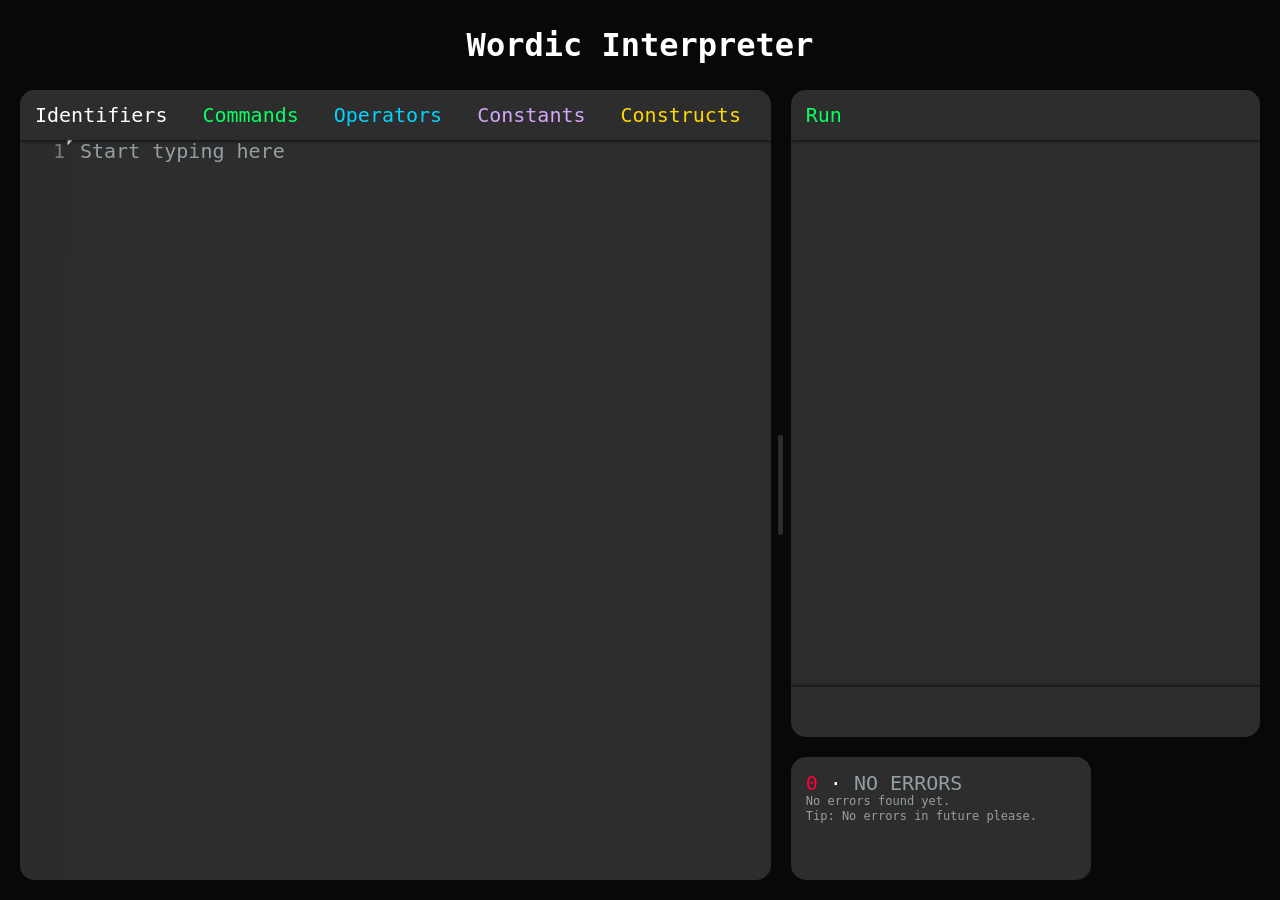
<file: projects/wdc/index.html>
<!doctype html>
<html>
  <head>
    <title>Wordic Interpreter</title>
    <style>
        * {
          box-sizing: border-box;
          font-family: 'Roboto Mono', monospace;
          font-size: 15pt;
          line-height: 22px;
          caret-color: white;
          scrollbar-width: none;
        }
        html, body {
          margin: 0;
          padding: 0;
          background-color: #08080a;
          color: white;
          width: 100%;
          height: 100%;
          --blue:      #03d3fc;
          --green:     #08ff63;
          --yellow:    #ffd700;
          --beige:     #ffe3b2;
          --red:       #ff0038;
          --purple:    #d2a7fa;
          --error-red: #ba0000;
          --back-red:  #410f0f;
          --grey:      #949fa4;
          --lightgrey: #444444;
          --back:      #2d2d2d;

          --tool-height: 50px;
        }

        h1 {
          height: 70px;
          line-height: 50px;
          font-size: 24pt !important;
          text-align: center;
          margin: 0;
          padding: 20px 0 0;
        }

        p {
          line-height: 15px;
          font-size: 9pt !important;
          margin: 0;
        }

        div.workspace {
          display: flex;
          flex-direction: row;
          gap: 5px;
          width: calc(100% - 40px);
          height: calc(100% - 110px);
          margin: 20px;
          position: relative;
        }

        div.editor {
          width: 0;
          flex-basis: 0;

          position: relative;
          height: 100%;
          border-radius: 15px;
          margin: 0;
          outline: none;
          border: none;
          resize: none;
          color: #dddddd;
          background-color: var(--back);
          font-size: 15pt;
          z-index: 1000;
          flex-grow: 1.6;
          overflow-x: auto;
          overflow-y: auto;
        }

        .tools {
          display: flex;
          justify-content: left;
          gap: 5px;
          position: absolute;
          top: 0;
          left: 0;
          height: var(--tool-height);
          width: 100%;
          z-index: 4;
          background-color: var(--back);
          overflow-x: auto;
          box-shadow: 0px 0 5px black;
          scrollbar-width: none;
        }

        .ide {
          position: absolute;
          top: var(--tool-height);
          left: 0;
          width: 100%;
          height: calc(100% - var(--tool-height));
          overflow: auto;
        }

        .code {
          position: absolute;
          outline: none;
          left: 50px;
          top: 0;
          width: fit-content;
          height: fit-content;
          field-sizing: content;
          color: transparent; /* transparent .code overlays .coloured*/
          background-color: transparent;
          
          z-index: 2;
          white-space: pre;
          margin: 0;
          border: none;
          padding-right: 20px;
          padding-left: 10px;
          padding-bottom: 100px;
          padding-top: 0;
          
          min-width: calc(100% - 50px);
          min-height: 100%;
          font-family: inherit;
          font-size: inherit;
          line-height: inherit;

          resize: none;
        }

        .coloured {
          position: absolute;
          top: 0;
          left: 50px;
          width: fit-content;
          height: fit-content;
          min-width: calc(100% - 50px);
          min-height: 100%;
          
          z-index: 1;
          white-space: pre;
          padding-right: 20px;
          padding-left: 10px;
          padding-bottom: 100px;
          padding-top: 0;
          cursor: pointer;
          border-bottom-right-radius: 15px;
        }

        .coloured>div {
          display: block;
          min-height: 22px;
          border-radius: 5px;
          width: fit-content;
        }

        .coloured>div.red {
          background-color: var(--error-red);
        }

        .numbers {
          position: sticky;
          left: 0;
          width: 50px;
          height: fit-content;
          min-height: 100%;
          z-index: 3;
          background-color: var(--back);
          opacity: 0.95;
          text-align: right;
          padding-right: 5px;
          padding-bottom: 100px;
          color: #ffffff66;
          user-select: none;
        }

        div#pointer {
          position: absolute;
          right: 0;
          width: 11px;
          height: 22px;
          transform: translateX(50%) translateY(-50%) scale(0.5);
          background-color: #ffffff;
          clip-path: polygon(0 0, 100% 50%, 0 100%);
          z-index: 6;
          transition: top 0.2s;
        }

        div#callers {
          position: absolute;
          right: 0;
          width: 11px;
          height: 100%;
          z-index: 5;
        }

        div.caller {
          position: absolute;
          right: 0;
          width: 11px;
          height: 22px;
          transform: translateX(50%) scale(0.5);
          background-color: #888888;
          clip-path: polygon(0 0, 100% 50%, 0 100%);
        }

        div.slider {
          position: relative;
          width: 10px;
          border-radius: 5px;
          cursor: ew-resize;
        }

        div.slider-decor {
          position: absolute;
          top: 50%;
          left: 25%;
          width: 50%;
          height: 100px;
          transform: translateY(-50%);
          background-color: var(--back);
          border-radius: 9999px;
        }

        div.slider:hover>div {
          background-color: white;
        }

        div.results {
          display: flex;
          flex-direction: column;
          gap: 20px;

          flex-basis: 0;
          height: 100%;

          margin: 0;
          outline: none;
          border: none;
          resize: none;
          color: white;
          font-size: 15pt;
          z-index: 1000;
          flex-grow: 1;
        }

        div.output {
          position: relative;
          border-radius: 15px;
          background-color: var(--back);
          overflow: auto;
          scrollbar-width: auto;
          width: 100%;
          height: 100%;
        }

        div#errors {
          position: relative;
          overflow: auto;
          
          border-radius: 15px;
          background-color: var(--back);
          overflow-y: auto;
          scrollbar-width: auto;
          width: 300px;
          height: 150px;
        }

        div#errors.red {
          background-color: var(--back-red) !important;
        }

        div#errors>div {
          position: absolute;
          top: 0;
          left: 0;
          width: fit-content;
          height: fit-content;
          padding: 15px;
        }

        div.output-value {
          position: absolute;
          top: var(--tool-height);
          left: 0;
          width: 100%;
          height: calc(100% - calc(2 * var(--tool-height)));
          overflow: auto;
          padding: 15px;
          padding-top: 0;
          white-space: pre;
          box-shadow: inset 0 -5px 5px -5px black;
        }

        input.input-value {
          display: none;
          position: absolute;
          bottom: 10px;
          left: 10px;
          width: calc(100% - 20px);
          height: var(--tool-height);
          overflow: auto;
          padding: 15px;
          padding-left: 35px;
          white-space: pre;
          background-color: #000000;
          color: white;
          border: none;
          border-radius: 999px;
          animation: input-pop-up 0.2s forwards;
          z-index: 1;
        }

        div.input-arrow {
          display: none;
          position: absolute;
          bottom: 25px;
          left: 25px;
          width: 20px;
          height: 20px;
          white-space: pre;
          color: var(--green);
          z-index: 999;
        }

        .output:has(.input-value) div.input-arrow {
          display: block;
        }

        @keyframes input-pop-up {
          0% {
            transform: translateY(10px);
          }
          100% {
            transform: translateY(0);
          }
        }

        /*input.input-value::before {
          content: ">";
        }*/

        button.square {
          display: block;
          background-color: transparent;
          border-radius: 10px;
          margin: 5px;
          border: none;
          min-width: fit-content;
          height: 40px;
          color: white;
          cursor: pointer;
          font-family: inherit;
          padding: 0 10px;
        }

        button.square:hover {
          background-color: #ffffff22;
        }

        span {
          font-size: inherit;
          line-height: inherit;
        }

        .tx-a {
          display: inline-block;
          color: var(--blue);
          z-index: 2;
        }

        .tx-s {
          display: inline-block;
          color: var(--green);
          z-index: 2;
        }

        .tx-f {
          display: inline-block;
          color: var(--red);
          z-index: 2;
        }

        .tx-d {
          display: inline-block;
          color: var(--yellow);
          z-index: 2;
        }

        .tx-b {
          display: inline-block;
          color: var(--grey);
          z-index: 2;
        }

        .tx-h {
          display: inline-block;
          color: var(--purple);
          z-index: 2;
        }

        .tx-l {
          display: inline-block;
          color: var(--lightgrey);
          z-index: 2;
        }
    </style>
  </head>
  <body>
    <h1 id="title">Wordic Interpreter</h1>
    <div class="workspace">
      <div class="editor">
        <div id="tools" class="tools">
          <button class="square">Identifiers</button>
          <button class="square"><div class="tx-s">Commands</div></button>
          <button class="square"><div class="tx-a">Operators</div></button>
          <button class="square"><div class="tx-h">Constants</div></button>
          <button class="square"><div class="tx-d">Constructs</div></button>
          <button class="square"><div class="tx-f">Functions</div></button>
          <button class="square"><div class="tx-b">Comments</div></button>
        </div>
        <div id="ide" class="ide">
          <textarea id="code" class="code" contenteditable></textarea>
          <div id="coloured" class="coloured"></div>
          <div id="numbers" class="numbers"><div id="pointer"></div><div id="callers"></div></div>
        </div>
      </div>
      <div class="slider">
        <div class="slider-decor"></div>
      </div>
      <div class="results">
        <div class="output">
          <div id="outputtools" class="tools">
            <button id="run" class="square"><span class="tx-s">Run</span></button>
          </div>
          <div id="output-value" class="output-value"></div>
          <div id="input-arrow" class="input-arrow">&gt;</div>
        </div>
        <div id="errors">
          <div>
            <div><span id="error-line" class="tx-f">0</span> &middot; <span id="error-code"><span class="tx-b">NO ERRORS</span></span></div>
            <p id="error-message"><span class="tx-b">No errors found yet.</span></p>
            <p id="error-tip"><span class="tx-b">Tip: No errors in future please.</span></p>
          </div>
        </div>
      </div>
    </div>
    <script src="interpreter.js"></script>
    <script>
      
      
    </script>
  </body>
</html>
</file>
<file: projects/peq/style.css>
/* Footer styles */
div.footer {
    display: flex;
    flex-direction: row;
    position: sticky;
    width: 100%;
    bottom: 0;
    height: 80px;
    background-color: white;
    box-shadow: 0 0 8px #7f7f7f;
    z-index: 9;
    padding: 20px;
    font-family: Cambria, Cochin, Georgia, Times, 'Times New Roman', serif;
    justify-content: space-between;
}
div.footer h1,
div.footer h2,
div.footer div,
div.footer a,
div.footer p {
    margin: 0;
    color: black;
    text-decoration: none;
}
div.footer h1 {
    font-size: 32px;
}
div.footer h1,
div.footer p {
    display: flex;
    justify-content: center;
    align-items: center;
    height: 40px;
    text-decoration: none;
}
div.footer a {
    color: #cd1e24;
}

/* Main styles */

* {
    box-sizing: border-box;
}

html {
    --red: #cd1e24;
    --yellow: #d4b620;
    --green: #38d420;
    --blue: #20b9d4;
    --background-0: #11151b;
    --background-1: #282e36;
    --background-2: #3f4752;
    --gray: #7d898a;
    --font: 'Gill Sans', 'Gill Sans MT', Calibri, 'Trebuchet MS', sans-serif;
    --font-2: 'Courier New', Courier, monospace;
}

html, body {
    margin: 0;
    background-color: var(--background-0);
}

/* Page content styles */

h2 {
    font-size: 20px;
    color: var(--red);
    font-family: var(--font);
    margin: 0 0 5px;
}

p {
    font-size: 16px;
    color: white;
    font-family: var(--font);
    margin: 5px 0 5px;
}

button {
    border: none;
    color: var(--gray);
    font-family: var(--font);
    padding: 0;
    background-color: transparent;
    cursor: pointer;
    text-decoration: underline;
}

input.search,
input.tr-number {
    font-size: 16px;
    color: white;

    width: 100%;
    height: 30px;
    background: var(--background-1);
    border: 2px solid transparent;
    border-radius: 15px;
    padding: 0 10px;
    outline: none;
}

input.search {
    margin: 0 0 10px;
    font-family: var(--font);
}

input.tr-number {
    font-family: var(--font-2);
}

input:focus-visible {
    border: 2px dashed var(--red);
}

label {
    font-family: var(--font)
}

sup {
    vertical-align: auto;
    font-size: smaller;
    transform: translateY(-5px);
}

div.tr {
    display: flex;
    position: relative;
    justify-content: left;
    height: 30px;
    background-color: var(--background-1);
    margin: 0 0 5px;
    font-family: var(--font);
    border-radius: 5px;
}

div.tr-symbol {
    display: flex;
    justify-content: center;
    align-items: center;
    height: 30px;
    width: 30px;
}

div.tr-number { /* Not the input.tr-number */
    font-size: 16px;
    color: white;

    border: 2px solid transparent;
    border-radius: 15px;
    padding: 0 10px;
    outline: none;
    font-family: var(--font-2);
    
    height: 20px;
    margin: 5px 0;
    min-width: 80px;
    width: fit-content;
    background-color: #11151b !important;
    text-align: right;

    overflow: hidden;
}

/*html:has(#simpleview:checked) div.tr-symbol {
    display: none !important;
}*/

div.tr-title {
    display: flex;
    justify-content: left;
    align-items: center;
    padding-left: 10px;
    height: 30px;
    width: 100px;
}

input.tr-number {
    height: 20px !important;
    margin: 5px 0;
    width: 85px !important;
    background-color: #11151b !important;
    text-align: right;
}

div.tr-unit {
    display: flex;
    justify-content: left;
    align-items: center;
    padding-left: 10px;
    height: 30px;
    width: 150px;
}

/*
html:has(#simpleview:checked) div.tr-unit {
    display: none !important;
}*/

div.tr-unit sup {
    color: white;
}

div.kg,
div.m,
div.s,
div.a,
div.space {
    height: 30px;
    width: fit-content;
    display: flex;
    align-items: center;
    justify-content: center;
}

div.m {
    color: var(--yellow);
}

div.s {
    color: var(--green);
}

div.a {
    color: var(--blue);
}

div.kg {
    color: var(--red);
}

div.space {
    width: 8px !important;
}

div.tr-close,
div.tr-add {
    position: absolute;
    top: 0;
    right: 0;
    width: 30px;
    height: 30px;
    color: white;
    display: flex;
    align-items: center;
    justify-content: center;
    cursor: pointer;
}

/* Layout styles */

main {
    display: flex;
    padding-top: 50px;
    justify-content: center;
    height: calc(100vh - 80px);
    overflow-y: auto;
}

.mainbox {
    width: 800px;
    max-width: 100%;
    height: fit-content;
    color: white;

    display: flex;
    flex-direction: row;
    gap: 15px;
}

.inputbox {
    width: 50%;
}

.divider {
    background-color: white;
    width: 2px;
}

.answerbox {
    width: 50%;
}

@media screen and (max-width:800px) {
    .mainbox {
        flex-direction: column;
        max-width: 400px;
    }

    .divider {
        height: 2px;
        width: auto;
    }

    .inputbox,
    .answerbox {
        width: 100%;
    }
}

/* Misc */

#table-search {
    background-color: var(--background-1);
    border-radius: 5px;
}

#table-search div.tr {
    cursor: pointer;
}

#table-search div.tr:hover {
    background-color: var(--background-2);
}

.answer {
    display: flex;
    align-items: center;
    background-color: var(--background-1);
    border-radius: 999px;
    margin: 0 0 5px;
    width: fit-content;
    padding: 5px 10px;
    font-family: var(--font-2);
    color: var(--red);
    font-weight: bold;
}

.searcharea {
    position: relative;
    font-family: var(--font);
}
</file>
<file: projects/rkt/style.css>
* {
  box-sizing: border-box;
  color: white;
  font-family: 'Gill Sans', 'Gill Sans MT', Calibri, 'Trebuchet MS', sans-serif;
}

body {
  width: 100%;
  height: 100%;
  margin: 0;
  padding: 0;
  --red: #1195e2; /* Not red anymore! */
  --white: #ffffff;
  --grey: #444444;
  --yellow: #d37000;
  background-color: black;
}

header {
  width: 100%;
  height: 60px;
  padding: 15px 20px 0px;
  display: flex;
  flex-direction: row;
  justify-content: left;
  border-bottom: 1px solid var(--grey);
}

header>h1 {
  display: flex;
  padding-top: 7px;
  height: 100%;
  line-height: 100%;
  margin: 0;
  font-size: 15pt;
  font-weight: 300;
}

header>div {
  display: flex;
  position: relative;
  flex-direction: column;
  justify-content: space-between;
  align-items: center;
  background-color: transparent;
  border: none;
  border-radius: 0;
  border-bottom: 2px solid transparent;
  height: calc(100% + 1px);
  width: 80px;
  padding-bottom: 3px;
  font-family: Arial, Helvetica, sans-serif;
  transition: transform 0.2s;
}

header>div:hover:not(:has(:checked)) {
  transform: translateY(-2px);
}

header>div:has(:checked) {
  border-bottom: 2px solid var(--red);
}

header>div>div {
  /* icons */
  background-color: var(--white);
  width: 20px;
  height: 20px;
}

header>div:has(:checked)>div {
  /* icons */
  background-color: var(--red);
}

header>div>input {
  position: absolute;
  top: 0;
  left: 0;
  width: 100%;
  height: 100%;
  z-index: 999;
  opacity: 0;
  margin: 0;
  cursor: pointer;
}

/* Images to be replaced on GitHub */

.img-view {
  clip-path: polygon(100% 20%, 93% 27%, 7% 27%, 7% 73%, 93% 73%, 93% 27%, 100% 20%, 100% 80%, 0% 80%, 0% 20%);
}

.img-body {
  clip-path: polygon(100% 0%, 90% 10%, 69% 17%, 10% 75%, 25% 90%, 83% 31%, 90% 10%, 100% 0%, 90% 35%, 25% 100%, 0% 75%, 65% 10%);
}

.img-fins {
  clip-path: polygon(100% 0%, 90% 10%, 69% 17%, 40% 45%, 13% 58%, 42% 87%, 55% 60%, 83% 31%, 90% 10%, 100% 0%, 90% 35%, 60% 65%, 45% 100%, 0% 55%, 35% 40%, 65% 10%);
}

.img-thrust {
  clip-path: polygon(100% 0%, 90% 10%, 69% 17%, 40% 45%, 13% 58%, 42% 87%, 55% 60%, 83% 31%, 90% 10%, 100% 0%, 90% 35%, 60% 65%, 45% 100%, 25% 80%, 12% 94%, 31% 94%, 25% 100%, 0% 100%, 0% 75%, 6% 69%, 6% 88%, 20% 75%, 0% 55%, 35% 40%, 65% 10%);
}

.img-go {
  clip-path: polygon(46% 93%, 46% 13%, 13% 42%, 13% 32%, 50% 0%, 87% 32%, 87% 42%, 54% 13%, 54% 93%, 100% 93%, 100% 100%, 0% 100%, 0% 93%);
}

main {
  position: relative;
  width: 100%;
  height: calc(100vh - 90px);
  border-bottom: 1px solid var(--grey);
}

main>section {
  position: absolute;
  top: 0;
  left: 0;
  width: 100%;
  height: 100%;
  display: none;
  /* Flex */
}

main>section>.panel {
  display: flex;
  flex-direction: column;
  padding: 20px;
  gap: 5px;
  width: 100%;
  height: 100%;
}

main>section>.panel>div.invisible {
  display: flex;
  flex-direction: column;
  gap: 5px;
  width: 100%;
  height: 100%;
  border-left: 2px solid var(--grey);
  padding: 10px;
}

main>section>.panel:not(:first-child) {
  border-left: 1px solid var(--grey);
}

html:has(#r-view:checked) section#p-view {
  display: flex;
}

html:has(#r-body:checked) section#p-body {
  display: flex;
}

html:has(#r-fins:checked) section#p-fins {
  display: flex;
}

html:has(#r-thrust:checked) section#p-thrust {
  display: flex;
}

html:has(#r-launch:checked) section#p-launch {
  display: flex;
}

.panel h2 {
  font-size: 15pt;
  color: var(--red);
  margin: 0;
}

.panel p {
  margin: 0;
}

sup, sub {
  color: inherit;
  width: fit-content;
}

.input {
  display: flex;
  flex-direction: row;
  justify-content: space-between;
  position: relative;
  width: 100%;
  height: 20px;
}

.input>p {
  margin: 0;
}

.input>div {
  position: absolute;
  width: 50%;
  right: 0;
  top: 0;
  height: 100%;
}

.input>div>input {
  position: absolute;
  width: 98%;
  left: 1%;
  opacity: 0;
  z-index: 3;
}

.input-number>div>input {
  opacity: 1 !important;
  background-color: transparent;
  border: 2px solid var(--grey);
}

.input-range>div>div:first-child {
  position: absolute;
  height: 20px;
  width: 20px;
  background-color: var(--red);
  border-radius: 100%;
  z-index: 2;
}

.input-range>div>div:last-child {
  position: absolute;
  top: 5px;
  height: 10px;
  width: 100%;
  background-color: var(--grey);
  border-radius: 5px;
  z-index: 1;
}

button {
  width: fit-content;
  height: 25px;
  min-width: 25px;
  padding: 0px 5px;
  text-align: center;
  background-color: transparent;
  border: 2px solid var(--grey);
  color: var(--red);
  font-size: 14pt;
  cursor: pointer;
  border-radius: 999px;
}

.panel>.rocket {
  position: relative;
  width: 100%;
  min-width: 200px;
  height: 100%;
  scrollbar-width: none;
}

.rocket-cross {
  overflow: hidden;
}

.rocket-long {
  overflow: auto;
}

.rocket .centredot {
  position: absolute;
  left: 50%;
  height: 20px;
  width: 30px;
  transform: translate(-50%, -1%);
  border-top: 2px solid white;
  user-select: none;
  text-align: center;
  background-color: black;
  border-bottom-left-radius: 5px;
  border-bottom-right-radius: 5px;
}

.rocket .piece {
  position: relative;
  width: 100%;
  border-bottom: 1px solid var(--grey);
  border-left: 1px solid var(--grey);
  padding: 0 40px;
  min-width: fit-content;
  min-height: 12px;
  overflow: hidden;
  --w: 100%;
}

.rocket .piece:has(:focus) {
  overflow: visible;
}

.rocket .piece:first-child {
  border-top: 1px solid var(--grey);
}

.rocket .top-line {
  position: absolute;
  top: 0;
  height: 2px;
  background-color: var(--red);
  left: 50%;
  transform: translateX(-50%);
}

.rocket .bottom-line {
  position: absolute;
  bottom: 0;
  height: 2px;
  background-color: var(--red);
  left: 50%;
  transform: translateX(-50%);
}

.rocket .left-line {
  position: absolute;
  top: 0;
  height: 100%;
}

.rocket .right-line {
  position: absolute;
  top: 0;
  height: 100%;
}

.rocket .left-line.invert {
  transform: scaleX(-1);
}

.rocket .right-line.invert {
  transform: scaleX(-1);
}

.rocket .left-line>div {
  position: absolute;
  right: 0;
  width: 100%;
  height: 100%;
  background-color: var(--red);
  clip-path: polygon( 100% 0, calc(100% - 3px) 0, 0 100%, 3px 100%);
  min-width: 2px;
}

.rocket .right-line>div {
  position: absolute;
  left: 0;
  width: 100%;
  height: 100%;
  background-color: var(--red);
  clip-path: polygon( 0 0, 3px 0, 100% 100%, calc(100% - 3px) 100%);
  min-width: 2px;
}

.rocket.fins .top-line:not(.top-line-fin),
.rocket.fins .bottom-line:not(.bottom-line-fin),
.rocket.fins .left-line:not(.left-line-fin)>div,
.rocket.fins .right-line:not(.right-line-fin)>div {
  background-color: white;
  z-index: 1;
}

.rocket.fins .right-line-fin>div,
.rocket.fins .left-line-fin>div
.rocket.fins .bottom-line-fin {
  background-color: var(--red) !important;
  z-index: 0;
}

.rocket .rocket-input:focus {
  border: 1px solid white;
  background-color: black;
  border-radius: 5px;
  z-index: 1000;
}

.rocket .left-input {
  position: absolute;
  z-index: 999;
  top: 50%;
  left: 0;
  transform: translateY(-50%);
  background-color: transparent;
  border: none;
  width: 60px;
  height: fit-content;
  padding: 5px;
  outline: none;
}

.rocket .bottomright-input {
  position: absolute;
  z-index: 999;
  bottom: 0;
  right: 0;
  background-color: transparent;
  border: none;
  width: 50px;
  height: fit-content;
  text-align: right;
  padding: 5px;
  outline: none;
}

.rocket .topright-input {
  position: absolute;
  z-index: 999;
  top: 0;
  right: 0;
  background-color: transparent;
  border: none;
  width: 50px;
  height: fit-content;
  text-align: right;
  padding: 5px;
  outline: none;
}

.rocket .cross-circle {
  position: absolute;
  top: 50%;
  left: 50%;
  transform: translate(-50%, -50%);
  aspect-ratio: 1;
  border: 2px solid white;
  border-radius: 100%;
}

.rocket .cross-circle.dashed {
  border: 2px dashed white;
}

.rocket .cross-fin {
  position: absolute;
  top: 50%;
  left: 50%;
  height: 2px;
  background-color: var(--red);
  transform-origin: left;
}

.rocket .cross-fin-fade {
  position: absolute;
  top: 50%;
  left: 50%;
  height: 2px;
  background-color: var(--red);
  opacity: 0.5;
  transform-origin: left;
}

.graph {
  position: relative;
  width: 400px;
  height: 400px;
  aspect-ratio: 1;
  user-select: none;
  overflow: hidden;
}

.graph>.graph-body {
  position: absolute;
  border-left: 2px solid var(--grey);
  border-bottom: 2px solid var(--grey);
  width: calc(100% - 50px);
  bottom: 40px;
  left: 40px;
  aspect-ratio: 1;
  z-index: 1;
}

.graph>.graph-body>div.point {
  position: absolute;
  width: 10px;
  height: 10px;
  background-color: var(--red);
  border-radius: 100%;
  transform: translate(-50%, -50%);
}

.graph>.graph-body>div.gridline.h {
  position: absolute;
  width: 100%;
  height: 2px;
  left: 0;
  background-color: var(--grey);

  display: flex;
  align-items: center;
  justify-content: left;
}

.graph>.graph-body>div.gridline.v {
  position: absolute;
  height: 100%;
  width: 2px;
  top: 0;
  background-color: var(--grey);
  
  display: flex;
  align-items: end;
  justify-content: center;
}

.graph>.graph-body>div.gridline.v.marker {
  height: calc(100% + 20px) !important;
  transform: translateY(0px);
}

.graph>.graph-body>div.gridline.h.marker {
  width: calc(100% + 20px) !important;
  transform: translateX(-20px);
}

.graph>svg {
  position: absolute;
  border-left: 2px solid transparent;
  border-bottom: 2px solid transparent;
  width: calc(100% - 50px);
  bottom: 40px;
  left: 40px;
  aspect-ratio: 1;
  z-index: 999;
}

.graph>svg>path {
  stroke-width: 3px;
  stroke: white;
}

.graph>.x-label {
  position: absolute;
  right: 0;
  bottom: 0;
  width: 100%;
  height: 18px;
  text-align: center;
  aspect-ratio: 1;
  color: var(--red);
}

.graph>.y-label {
  position: absolute;
  left: 18px;
  bottom: calc(100% - 30px);
  width: 100%;
  height: 18px;
  transform: rotate(90deg);
  transform-origin: top left;
  text-align: center;
  aspect-ratio: 1;
  color: var(--red);
}
</file>
